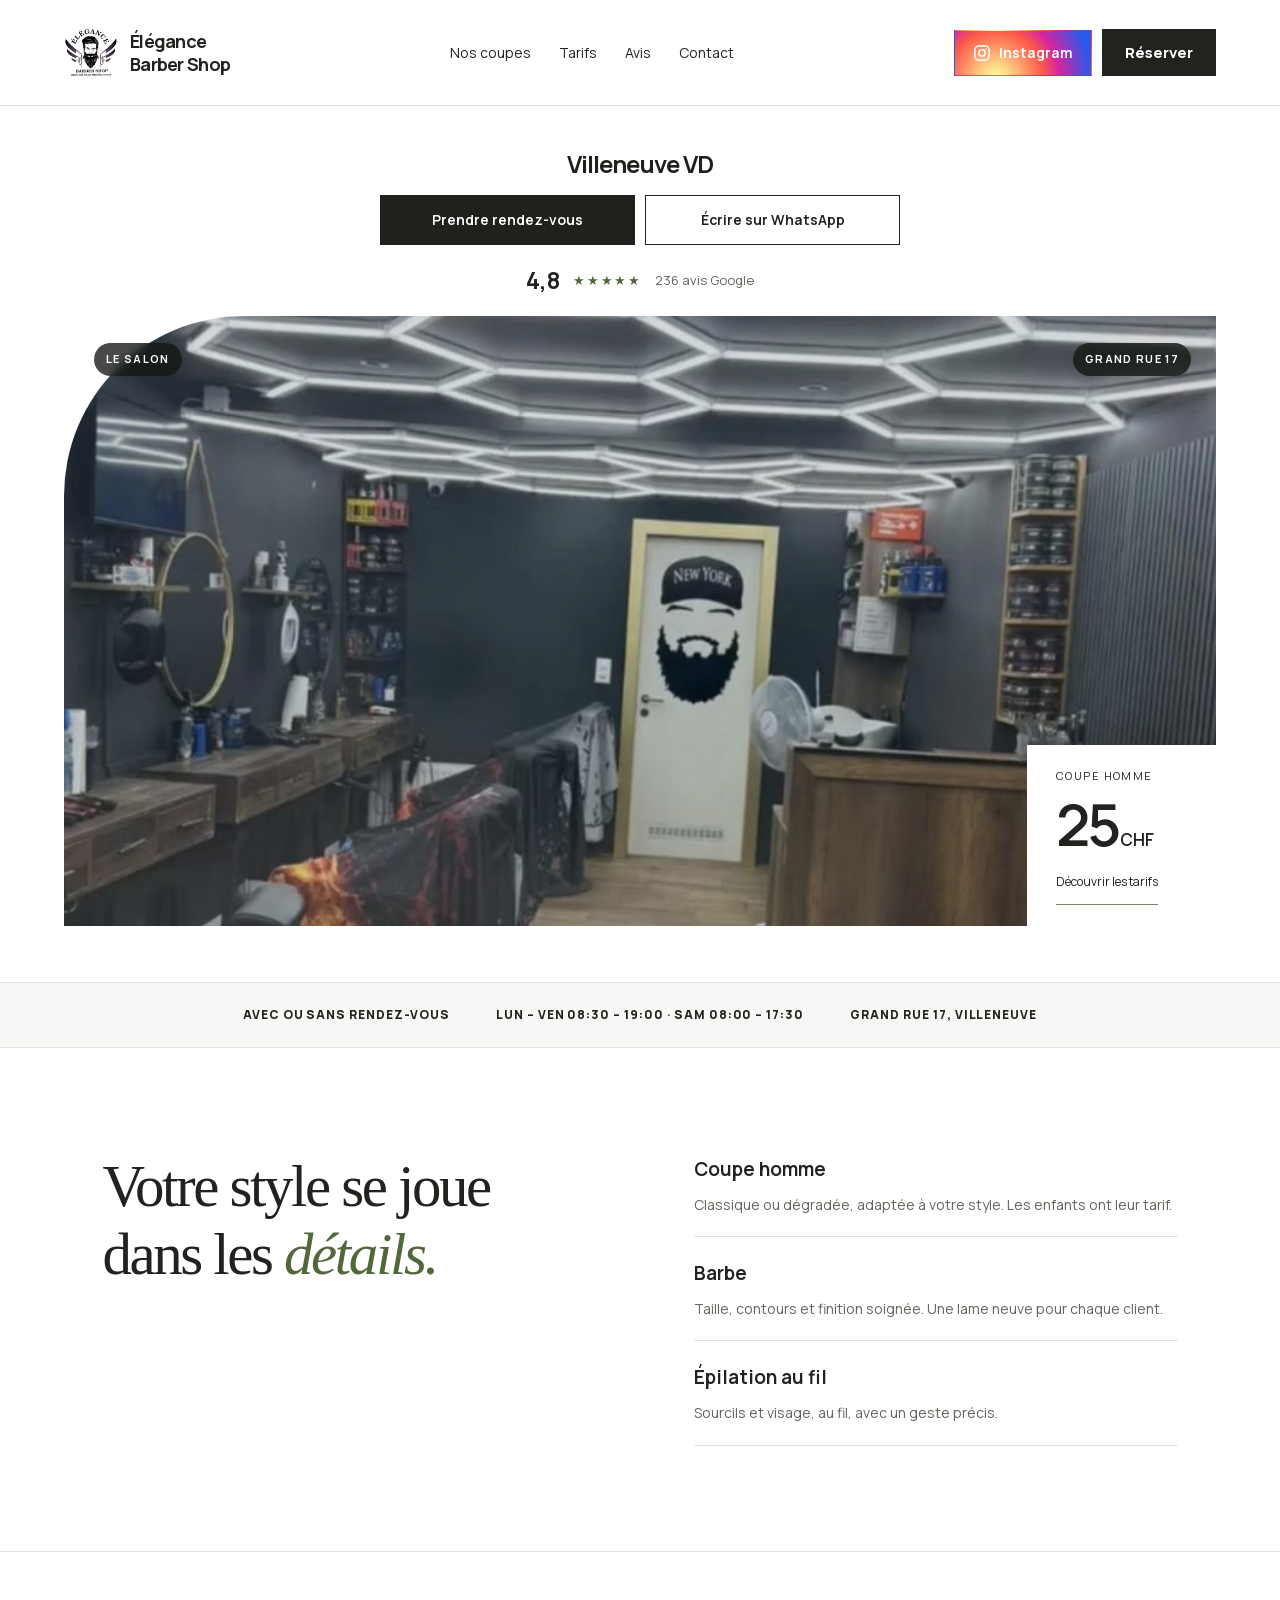
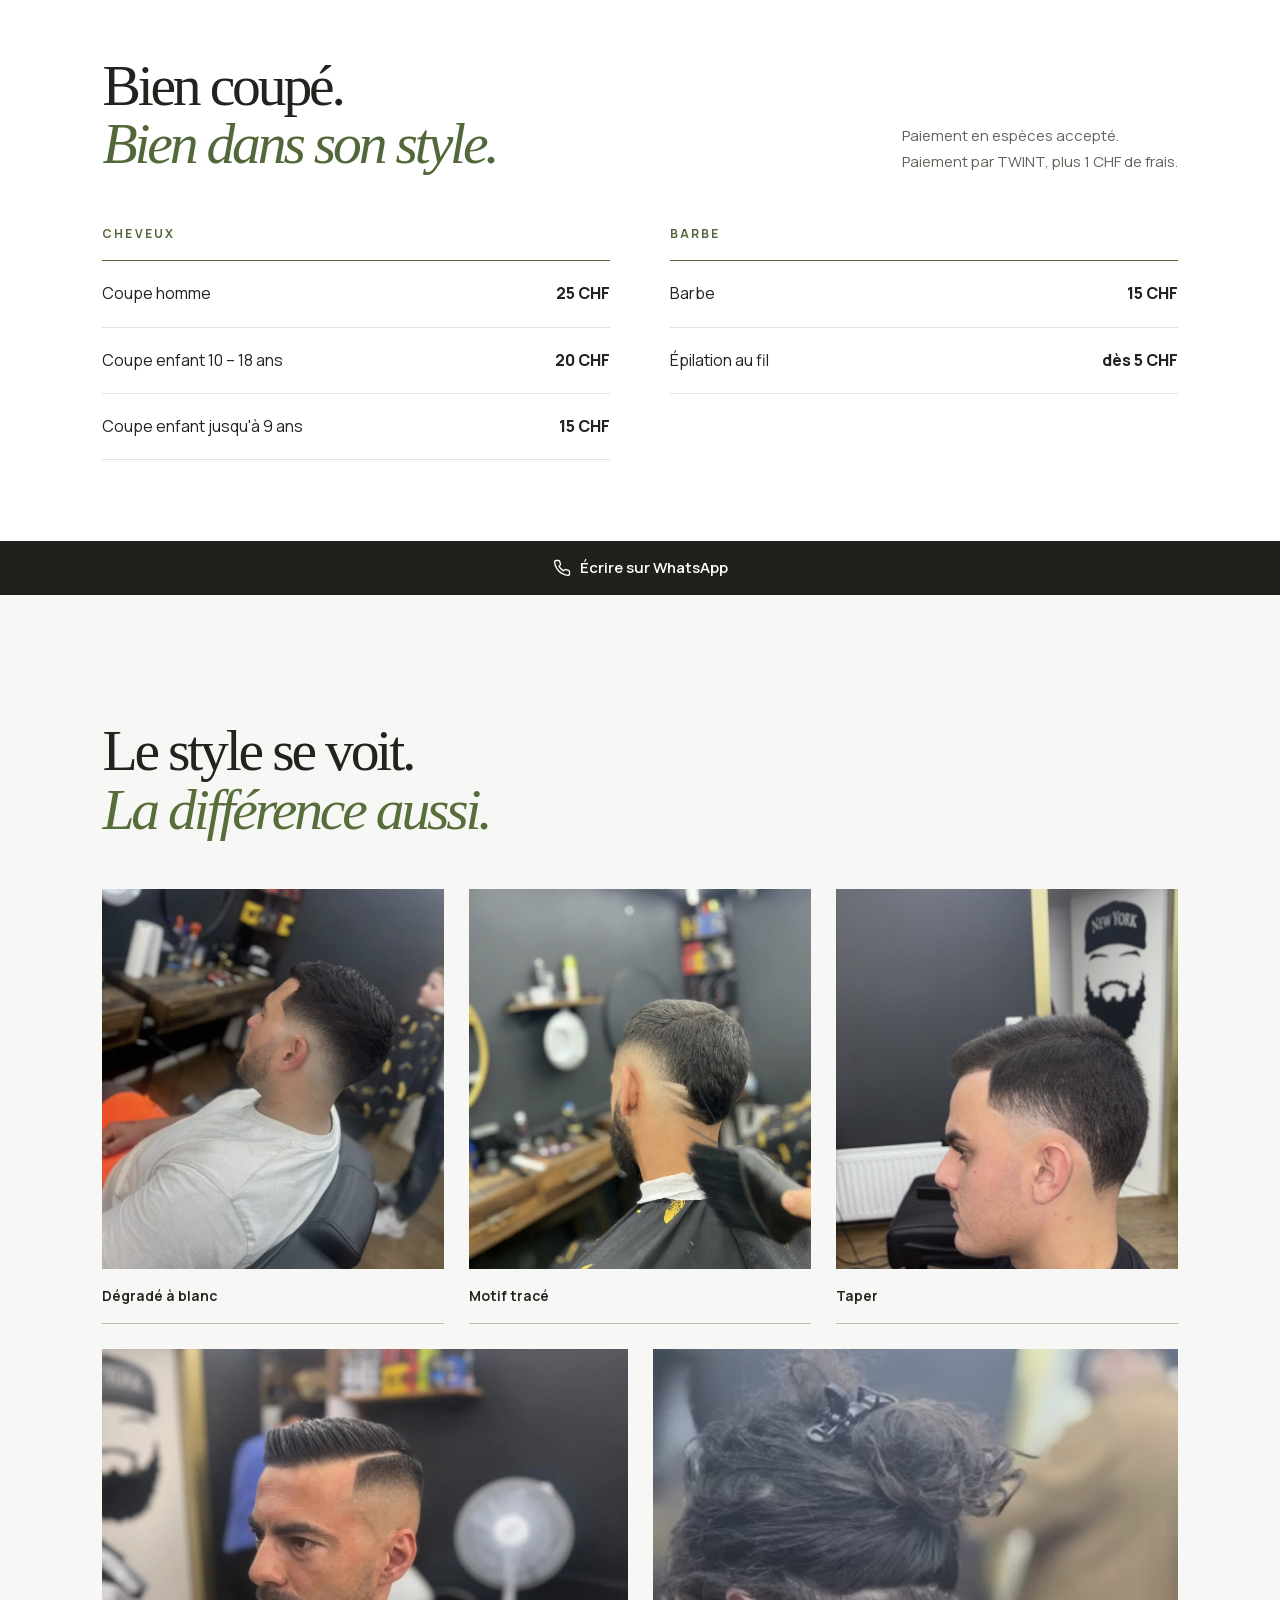
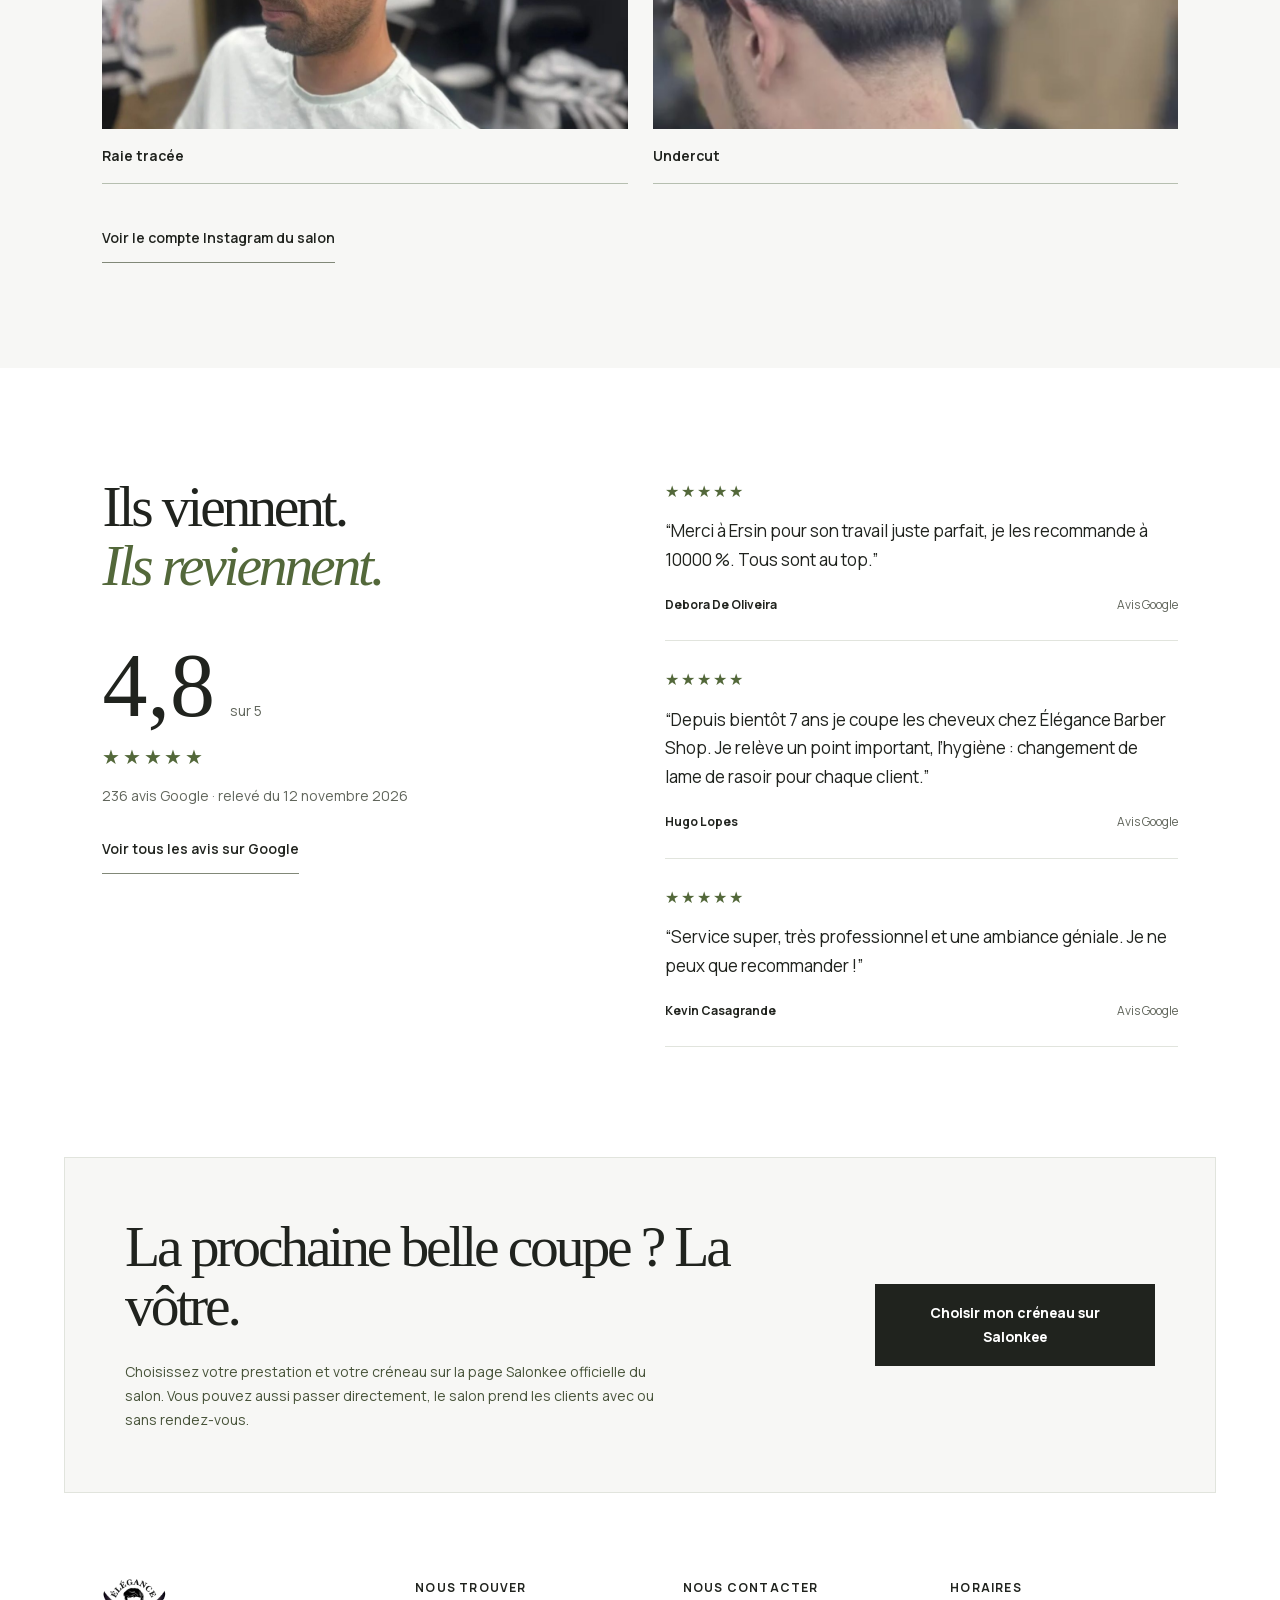
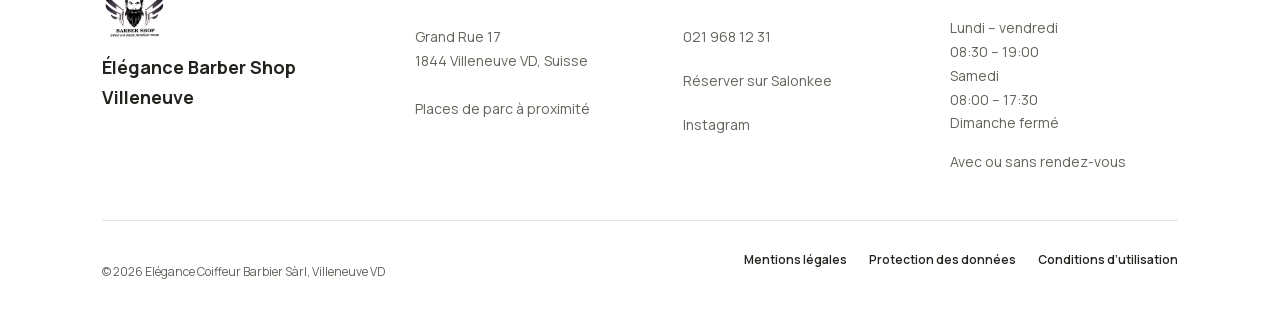
<file: index.html>
<!DOCTYPE html><html lang="fr"><head><meta charSet="utf-8"/><meta name="viewport" content="width=device-width, initial-scale=1"/><link rel="preload" href="images/logo-petit.png" as="image"/><link rel="preload" href="images/salon.jpg" as="image"/><link rel="stylesheet" href="assets/index-BOncuQKG.css" data-rsc-css-href="assets/index-BOncuQKG.css" data-precedence="vite-rsc/importer-resources"/><title>Élégance Barber Shop Villeneuve</title><meta name="description" content="Barbier à Villeneuve VD : coupe homme dès 25 CHF, barbe dès 15 CHF, avec ou sans rendez-vous. Réservez sur Salonkee."/><link rel="icon" href="favicon.ico?v=2" sizes="any"/><link rel="icon" type="image/png" sizes="32x32" href="favicon-32.png?v=2"/><link rel="canonical" href="https://elegancebarbershop.ch/"/>
<meta name="theme-color" content="#ffffff"/>
<link rel="apple-touch-icon" href="apple-touch-icon.png?v=2"/>
<meta property="og:type" content="website"/>
<meta property="og:site_name" content="Élégance Barber Shop Villeneuve"/>
<meta property="og:title" content="Élégance Barber Shop Villeneuve, barbier Grand Rue 17"/>
<meta property="og:description" content="Barbier à Villeneuve VD. Coupe homme 25 CHF, barbe 15 CHF, avec ou sans rendez-vous, du lundi au vendredi de 8 h 30 à 19 h, le samedi de 8 h à 17 h 30."/>
<meta property="og:url" content="https://elegancebarbershop.ch/"/>
<meta property="og:image" content="https://elegancebarbershop.ch/images/salon.jpg"/>
<meta property="og:image:width" content="1785"/>
<meta property="og:image:height" content="1050"/>
<meta property="og:locale" content="fr_CH"/>
<meta name="twitter:card" content="summary_large_image"/>
<meta name="twitter:title" content="Élégance Barber Shop Villeneuve, barbier Grand Rue 17"/>
<meta name="twitter:description" content="Barbier à Villeneuve VD. Coupe homme 25 CHF, barbe 15 CHF, avec ou sans rendez-vous, du lundi au vendredi de 8 h 30 à 19 h, le samedi de 8 h à 17 h 30."/>
<meta name="twitter:image" content="https://elegancebarbershop.ch/images/salon.jpg"/>
<script type="application/ld+json">{"@context":"https://schema.org","@type":"HairSalon","name":"Élégance Barber Shop Villeneuve","description":"Barbier et coiffeur homme à Villeneuve VD. Coupe homme, barbe et épilation au fil, avec ou sans rendez-vous.","image":"https://elegancebarbershop.ch/images/salon.jpg","telephone":"+41219681231","url":"https://elegancebarbershop.ch/","address":{"@type":"PostalAddress","streetAddress":"Grand Rue 17","postalCode":"1844","addressLocality":"Villeneuve","addressRegion":"VD","addressCountry":"CH"},"openingHoursSpecification":[{"@type":"OpeningHoursSpecification","dayOfWeek":["Monday","Tuesday","Wednesday","Thursday","Friday"],"opens":"08:30","closes":"19:00"},{"@type":"OpeningHoursSpecification","dayOfWeek":"Saturday","opens":"08:00","closes":"17:30"}],"priceRange":"5–25 CHF","currenciesAccepted":"CHF","paymentAccepted":"Espèces, TWINT","sameAs":["https://www.instagram.com/elegance_barber_shopvilleneuve","https://www.facebook.com/elegancebarbercoiffure/","https://salonkee.ch/salon/elegance-barber-shop-villeneuve"],"hasOfferCatalog":{"@type":"OfferCatalog","name":"Prestations","itemListElement":[{"@type":"Offer","itemOffered":{"@type":"Service","name":"Coupe homme"},"price":"25","priceCurrency":"CHF"},{"@type":"Offer","itemOffered":{"@type":"Service","name":"Coupe enfant 10 à 18 ans"},"price":"20","priceCurrency":"CHF"},{"@type":"Offer","itemOffered":{"@type":"Service","name":"Coupe enfant jusqu'à 9 ans"},"price":"15","priceCurrency":"CHF"},{"@type":"Offer","itemOffered":{"@type":"Service","name":"Barbe"},"price":"15","priceCurrency":"CHF"},{"@type":"Offer","itemOffered":{"@type":"Service","name":"Épilation au fil"},"price":"5","priceCurrency":"CHF","priceSpecification":{"@type":"PriceSpecification","minPrice":"5","priceCurrency":"CHF"}}]}}</script>
<link rel="stylesheet" href="personnalisations.css"/>
</head><body><main><a class="skip-link" href="#accueil">Aller au contenu</a><header class="site-header"><a class="brand" href="#accueil" aria-label="Élégance Barber Shop Villeneuve, accueil"><img class="brand-logo" src="images/logo-petit.png" alt="" width="400" height="367"/><span>Élégance<br/>Barber Shop</span></a><nav aria-label="Navigation principale"><a href="#realisations">Nos coupes</a><a href="#tarifs">Tarifs</a><a href="#avis">Avis</a><a href="#contact">Contact</a></nav><div class="header-actions"><a class="bouton-insta" href="https://www.instagram.com/elegance_barber_shopvilleneuve" target="_blank" rel="noreferrer" aria-label="Instagram du salon"><svg viewBox="0 0 24 24" width="18" height="18" fill="none" stroke="currentColor" stroke-width="2" stroke-linecap="round" stroke-linejoin="round" aria-hidden="true"><rect x="2.5" y="2.5" width="19" height="19" rx="5.5"/><circle cx="12" cy="12" r="4.3"/><circle cx="17.6" cy="6.4" r="1.1" fill="currentColor" stroke="none"/></svg><span>Instagram</span></a><a class="button button-small" href="https://salonkee.ch/salon/elegance-barber-shop-villeneuve" target="_blank" rel="noreferrer">Réserver</a></div></header><section class="hero" id="accueil"><h1 class="titre-cache">Élégance Barber Shop, barbier et coiffeur homme à Villeneuve</h1><div class="hero-image"><img class="hero-photo-main" src="images/salon.jpg" alt="Le salon Élégance Barber Shop à Villeneuve, plafond lumineux et fauteuils de barbier"/><div class="photo-label"><span class="pastille">LE SALON</span><span class="pastille">GRAND RUE 17</span></div><div class="hero-address"><span>COUPE HOMME</span><strong>25<small> CHF</small></strong><a href="#tarifs">Découvrir les tarifs</a></div></div><a class="rating" href="https://www.google.com/maps/search/?api=1&amp;query=%C3%89l%C3%A9gance%20Barber%20Shop%20Villeneuve%20Grand%20Rue%2017%201844%20Villeneuve" target="_blank" rel="noreferrer" aria-label="Voir les 236 avis Google, note de 4,8 sur 5"><strong>4,8</strong><span class="stars" aria-hidden="true">★★★★★</span><span>236 avis Google</span></a><a class="lieu-villeneuve" href="https://www.google.com/maps/search/?api=1&amp;query=%C3%89l%C3%A9gance%20Barber%20Shop%20Villeneuve%20Grand%20Rue%2017%201844%20Villeneuve" target="_blank" rel="noreferrer" aria-label="Voir l’adresse du salon sur Google Maps">Villeneuve VD</a><div class="duo-boutons"><a class="duo-noir" href="https://salonkee.ch/salon/elegance-barber-shop-villeneuve" target="_blank" rel="noreferrer">Prendre rendez-vous</a><a class="duo-blanc" href="https://wa.me/41782564628?text=Bonjour%2C%20je%20vous%20%C3%A9cris%20depuis%20votre%20site%20internet.%20J%27aimerais%20r%C3%A9server%20un%20rendez-vous%2C%20s%27il%20vous%20pla%C3%AEt.%20Merci%20beaucoup%20et%20belle%20journ%C3%A9e." target="_blank" rel="noreferrer">Écrire sur WhatsApp</a></div></section><div class="info-strip"><span>AVEC OU SANS RENDEZ-VOUS</span><span>LUN – VEN 08:30 – 19:00 · SAM 08:00 – 17:30</span><a href="#contact">GRAND RUE 17, VILLENEUVE</a></div><section class="manifesto"><p>Votre style se joue<br/>dans les <em>détails.</em></p><div class="service-list"><div><span>Coupe homme</span><p>Classique ou dégradée, adaptée à votre style. Les enfants ont leur tarif.</p></div><div><span>Barbe</span><p>Taille, contours et finition soignée. Une lame neuve pour chaque client.</p></div><div><span>Épilation au fil</span><p>Sourcils et visage, au fil, avec un geste précis.</p></div></div></section><section class="prices" id="tarifs" aria-labelledby="prices-title"><div class="section-heading"><h2 id="prices-title">Bien coupé.<br/><em>Bien dans son style.</em></h2><p>Paiement en espèces accepté.<br/>Paiement par TWINT, plus 1 CHF de frais.</p></div><div class="price-grid"><div class="price-group"><h3>Cheveux</h3><dl><div><dt>Coupe homme</dt><dd>25 CHF</dd></div><div><dt>Coupe enfant 10 – 18 ans</dt><dd>20 CHF</dd></div><div><dt>Coupe enfant jusqu'à 9 ans</dt><dd>15 CHF</dd></div></dl></div><div class="price-group"><h3>Barbe</h3><dl><div><dt>Barbe</dt><dd>15 CHF</dd></div><div><dt>Épilation au fil</dt><dd>dès 5 CHF</dd></div></dl></div></div></section><div class="cheval-whatsapp"><a class="bouton-whatsapp" href="https://wa.me/41791049238?text=Bonjour%2C%20je%20vous%20%C3%A9cris%20depuis%20votre%20site%20internet.%20J%27aimerais%20r%C3%A9server%20un%20rendez-vous%2C%20s%27il%20vous%20pla%C3%AEt.%20Merci%20beaucoup%20et%20belle%20journ%C3%A9e." target="_blank" rel="noreferrer"><svg viewBox="0 0 24 24" width="18" height="18" fill="none" stroke="currentColor" stroke-width="1.8" stroke-linecap="round" stroke-linejoin="round" aria-hidden="true"><path d="M22 16.9v3a2 2 0 0 1-2.2 2 19.8 19.8 0 0 1-8.6-3.1 19.5 19.5 0 0 1-6-6A19.8 19.8 0 0 1 2.1 4.2 2 2 0 0 1 4.1 2h3a2 2 0 0 1 2 1.7c.1.9.4 1.8.7 2.7a2 2 0 0 1-.5 2.1L8 9.8a16 16 0 0 0 6 6l1.3-1.3a2 2 0 0 1 2.1-.4c.9.3 1.8.6 2.7.7a2 2 0 0 1 1.7 2z"/></svg><span>Écrire sur WhatsApp</span></a></div><section id="realisations" class="gallery-section" aria-labelledby="gallery-title"><div class="section-heading"><h2 id="gallery-title">Le style se voit.<br/><em>La différence aussi.</em></h2></div><div class="gallery galerie-cinq"><figure class="gallery-item gallery-1"><a href="https://www.instagram.com/elegance_barber_shopvilleneuve" target="_blank" rel="noreferrer" aria-label="Voir sur Instagram, Dégradé à blanc avec barbe taillée"><img src="images/coupe-01.jpg" alt="Dégradé à blanc avec barbe taillée, Élégance Barber Shop Villeneuve" loading="lazy"/></a><figcaption><span>Dégradé à blanc</span></figcaption></figure><figure class="gallery-item gallery-2"><a href="https://www.instagram.com/elegance_barber_shopvilleneuve" target="_blank" rel="noreferrer" aria-label="Voir sur Instagram, Dégradé avec motif tracé à la tondeuse"><img src="images/coupe-02.jpg" alt="Dégradé avec motif tracé à la tondeuse, Élégance Barber Shop Villeneuve" loading="lazy"/></a><figcaption><span>Motif tracé</span></figcaption></figure><figure class="gallery-item gallery-3"><a href="https://www.instagram.com/elegance_barber_shopvilleneuve" target="_blank" rel="noreferrer" class="fondu" aria-label="Voir sur Instagram, deux coupes taper"><img src="images/coupe-03.jpg" alt="Coupe texturée avec taper sur la nuque, Élégance Barber Shop Villeneuve" loading="lazy"/><img class="fondu-2" src="images/coupe-06.jpg" alt="Coupe courte avec taper bas, vue de profil, Élégance Barber Shop Villeneuve" loading="lazy"/></a><figcaption><span>Taper</span></figcaption></figure><figure class="gallery-item gallery-4"><a href="https://www.instagram.com/elegance_barber_shopvilleneuve" target="_blank" rel="noreferrer" aria-label="Voir sur Instagram, Coupe plaquée avec raie tracée et dégradé"><img src="images/coupe-04.jpg" alt="Coupe plaquée avec raie tracée et dégradé, Élégance Barber Shop Villeneuve" loading="lazy"/></a><figcaption><span>Raie tracée</span></figcaption></figure><figure class="gallery-item gallery-5"><a href="https://www.instagram.com/elegance_barber_shopvilleneuve" target="_blank" rel="noreferrer" aria-label="Voir sur Instagram, Cheveux longs attachés avec undercut net"><img src="images/coupe-05.jpg" alt="Cheveux longs attachés avec undercut net, Élégance Barber Shop Villeneuve" loading="lazy"/></a><figcaption><span>Undercut</span></figcaption></figure></div><a class="text-link gallery-link" href="https://www.instagram.com/elegance_barber_shopvilleneuve" target="_blank" rel="noreferrer">Voir le compte Instagram du salon</a></section><section class="reviews" id="avis"><div class="review-summary"><h2>Ils viennent.<br/><em>Ils reviennent.</em></h2><div class="score"><strong>4,8</strong><span>sur 5</span></div><div class="stars large" aria-label="4,8 étoiles sur 5">★★★★★</div><p>236 avis Google · relevé du 12 novembre 2026</p><a class="text-link" href="https://www.google.com/maps/search/?api=1&amp;query=%C3%89l%C3%A9gance%20Barber%20Shop%20Villeneuve%20Grand%20Rue%2017%201844%20Villeneuve" target="_blank" rel="noreferrer">Voir tous les avis sur Google</a></div><div class="review-list"><blockquote><div class="stars" aria-hidden="true">★★★★★</div><p>“<!-- -->Merci à Ersin pour son travail juste parfait, je les recommande à 10000 %. Tous sont au top.<!-- -->”</p><footer><strong>Debora De Oliveira</strong><span>Avis Google</span></footer></blockquote><blockquote><div class="stars" aria-hidden="true">★★★★★</div><p>“<!-- -->Depuis bientôt 7 ans je coupe les cheveux chez Élégance Barber Shop. Je relève un point important, l’hygiène : changement de lame de rasoir pour chaque client.<!-- -->”</p><footer><strong>Hugo Lopes</strong><span>Avis Google</span></footer></blockquote><blockquote><div class="stars" aria-hidden="true">★★★★★</div><p>“<!-- -->Service super, très professionnel et une ambiance géniale. Je ne peux que recommander !<!-- -->”</p><footer><strong>Kevin Casagrande</strong><span>Avis Google</span></footer></blockquote></div></section><section class="booking"><div><h2>La prochaine belle coupe ? La vôtre.</h2><p>Choisissez votre prestation et votre créneau sur la page Salonkee officielle du salon. Vous pouvez aussi passer directement, le salon prend les clients avec ou sans rendez-vous.</p></div><a class="button button-light" href="https://salonkee.ch/salon/elegance-barber-shop-villeneuve" target="_blank" rel="noreferrer">Choisir mon créneau sur Salonkee</a></section><footer id="contact"><div class="footer-brand"><img src="images/logo-petit.png" alt="" width="400" height="367"/><strong>Élégance Barber Shop<br/>Villeneuve</strong></div><div><h3>Nous trouver</h3><a href="https://www.google.com/maps/search/?api=1&amp;query=%C3%89l%C3%A9gance%20Barber%20Shop%20Villeneuve%20Grand%20Rue%2017%201844%20Villeneuve" target="_blank" rel="noreferrer">Grand Rue 17<br/>1844 Villeneuve VD, Suisse</a><p>Places de parc à proximité</p></div><div><h3>Nous contacter</h3><a href="tel:+41219681231">021 968 12 31</a><a href="https://salonkee.ch/salon/elegance-barber-shop-villeneuve" target="_blank" rel="noreferrer">Réserver sur Salonkee</a><a href="https://www.instagram.com/elegance_barber_shopvilleneuve" target="_blank" rel="noreferrer">Instagram</a></div><div><h3>Horaires</h3><p>Lundi – vendredi<br/>08:30 – 19:00<br/>Samedi<br/>08:00 – 17:30<br/>Dimanche fermé</p><p>Avec ou sans rendez-vous</p></div><div class="footer-legal"><p>© 2026 Elégance Coiffeur Barbier Sàrl, Villeneuve VD</p><nav aria-label="Informations légales"><a href="mentions-legales.html">Mentions légales</a><a href="mentions-legales.html#donnees">Protection des données</a><a href="mentions-legales.html#conditions">Conditions d’utilisation</a></nav></div></footer><a class="mobile-booking" href="https://salonkee.ch/salon/elegance-barber-shop-villeneuve" target="_blank" rel="noreferrer">Réserver sur Salonkee</a></main><script>
/* Pastille « Ouvert » ou « Fermé ». L'heure prise en compte est celle du salon,
   Europe/Zurich, pour qu'un visiteur en voyage voie l'état réel de la boutique.
   Horaires, du lundi au vendredi de 08:30 à 19:00, le samedi de 08:00 à 17:30, dimanche fermé.
   Sans JavaScript la pastille reste cachée, mieux vaut rien qu'une information fausse. */
(function () {
  var pastille = document.getElementById('statut-salon');
  if (!pastille) return;
  /* Lundi à vendredi 08:30 à 19:00, samedi 08:00 à 17:30. */
  var SEMAINE = { ouverture: 8 * 60 + 30, fermeture: 19 * 60 };
  var SAMEDI = { ouverture: 8 * 60, fermeture: 17 * 60 + 30 };

  function maintenantAuSalon() {
    var parts = new Intl.DateTimeFormat('en-US', {
      timeZone: 'Europe/Zurich', weekday: 'short',
      hour: '2-digit', minute: '2-digit', hourCycle: 'h23'
    }).formatToParts(new Date());
    var v = {};
    parts.forEach(function (p) { v[p.type] = p.value; });
    return { jour: v.weekday, minutes: parseInt(v.hour, 10) * 60 + parseInt(v.minute, 10) };
  }

  function majuscule() {
    var t = maintenantAuSalon();
    var h = t.jour === 'Sat' ? SAMEDI : SEMAINE;
    var ouvert = t.jour !== 'Sun' && t.minutes >= h.ouverture && t.minutes < h.fermeture;
    pastille.textContent = ouvert ? 'Ouvert' : 'Fermé';
    pastille.className = 'statut ' + (ouvert ? 'est-ouvert' : 'est-ferme');
    pastille.setAttribute('title', ouvert
      ? (t.jour === 'Sat' ? 'Ouvert jusqu\u2019à 17 h 30' : 'Ouvert jusqu\u2019à 19 h')
      : 'Lundi au vendredi dès 8 h 30, samedi dès 8 h');
    pastille.hidden = false;
  }

  majuscule();
  setInterval(majuscule, 60000);
})();
</script>
<script>/* Toujours revenir en haut au rafraîchissement */if('scrollRestoration' in history)history.scrollRestoration='manual';window.addEventListener('load',function(){if(location.hash)history.replaceState(null,'',location.pathname+location.search);window.scrollTo(0,0);});</script></body></html>
</file>
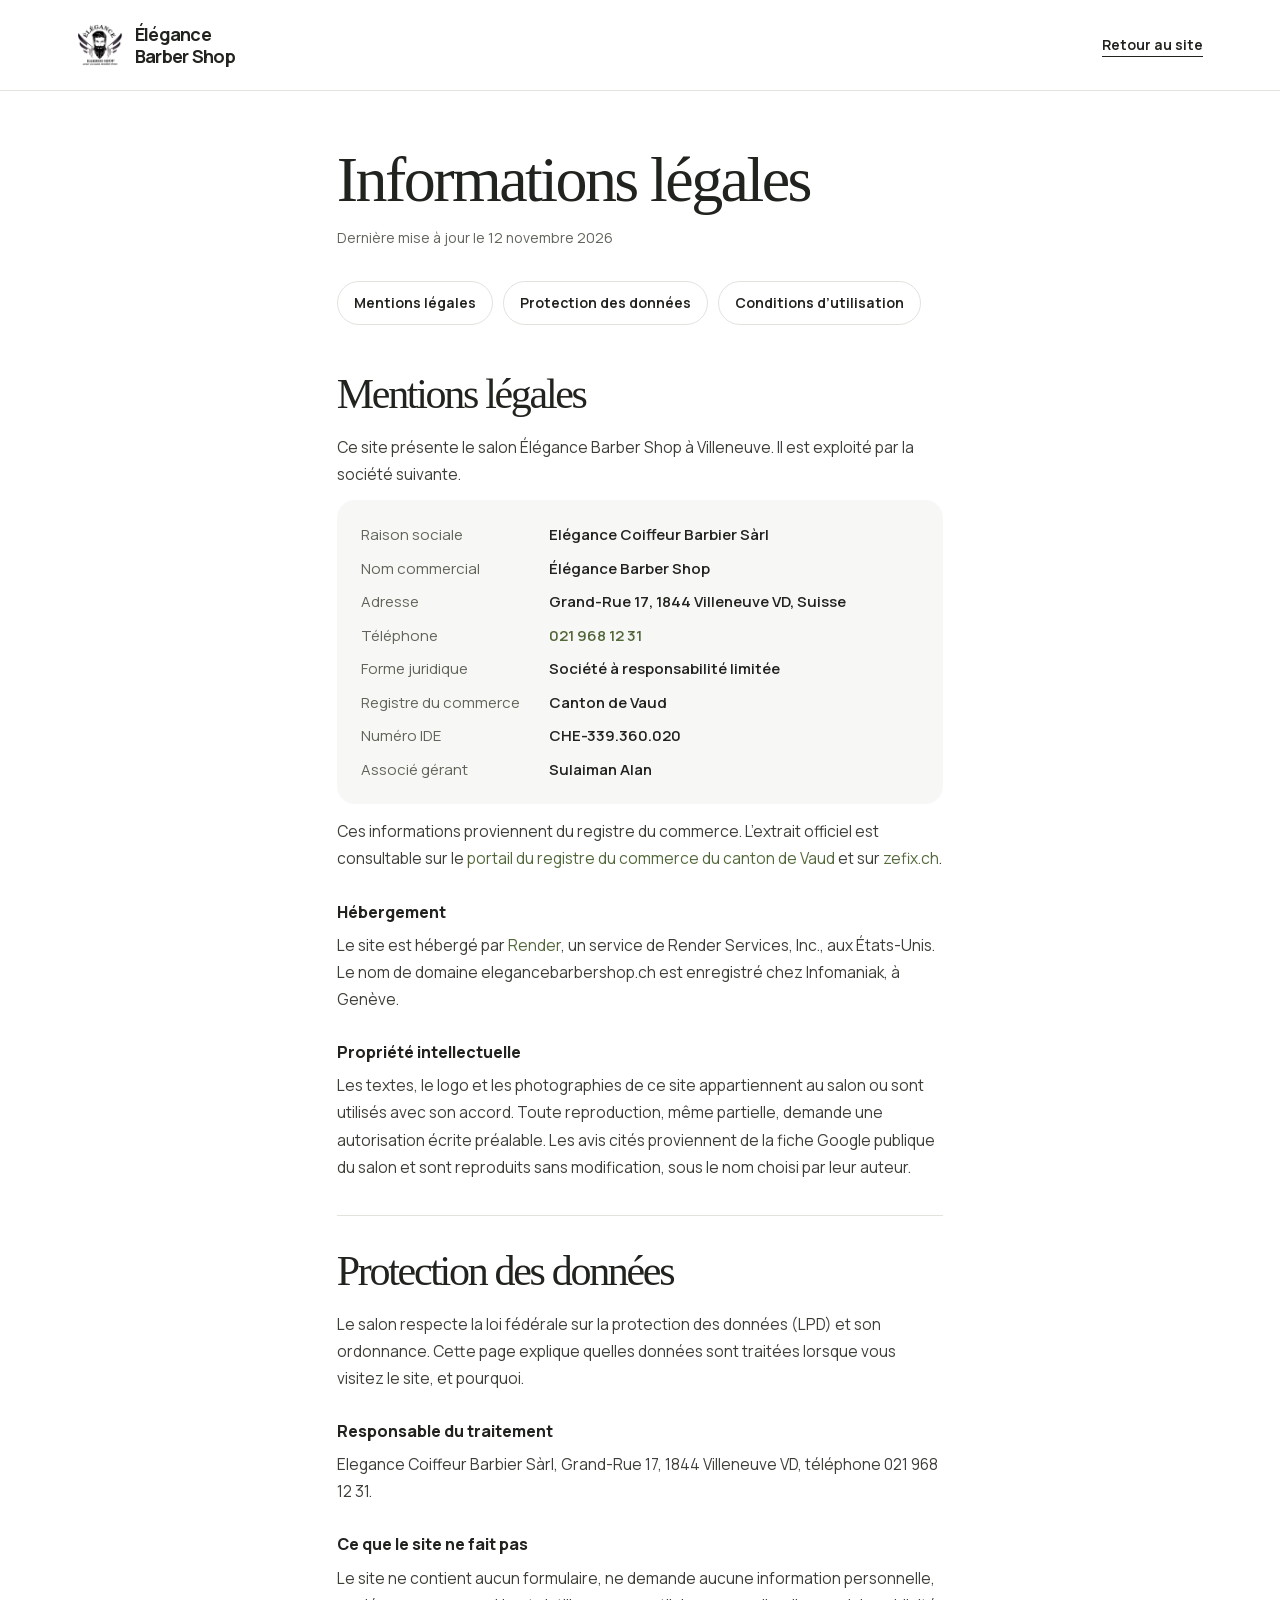
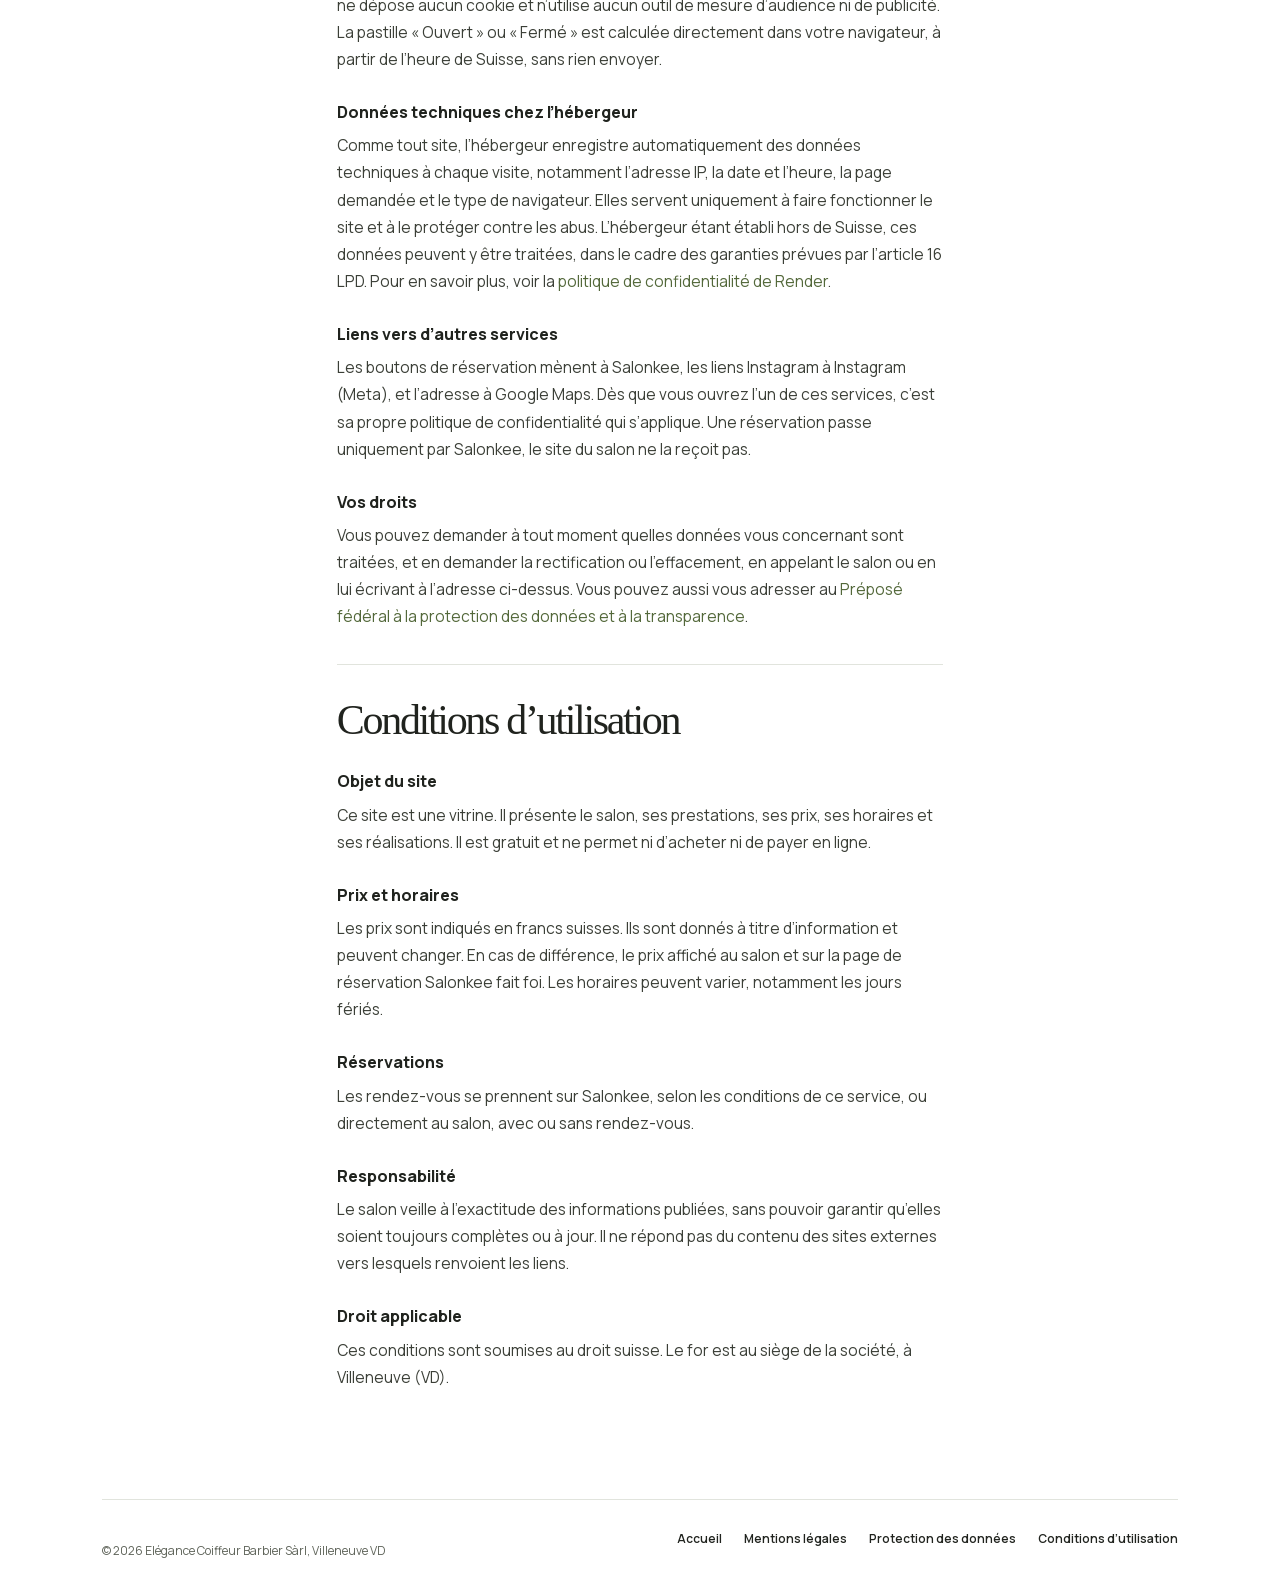
<file: mentions-legales.html>
<!DOCTYPE html>
<html lang="fr-CH">
<head>
<meta charset="utf-8"/>
<meta name="viewport" content="width=device-width, initial-scale=1"/>
<title>Mentions légales, protection des données et conditions | Élégance Barber Shop Villeneuve</title>
<meta name="description" content="Mentions légales, protection des données et conditions d’utilisation du site d’Élégance Barber Shop, Elégance Coiffeur Barbier Sàrl, Grand-Rue 17, 1844 Villeneuve VD."/>
<meta name="robots" content="noindex, follow"/>
<link rel="canonical" href="https://elegancebarbershop.ch/mentions-legales.html"/>
<link rel="icon" href="favicon.ico?v=2" sizes="any"/><link rel="icon" type="image/png" sizes="32x32" href="favicon-32.png?v=2"/>
<link rel="apple-touch-icon" href="apple-touch-icon.png?v=2"/>
<link rel="stylesheet" href="assets/index-BOncuQKG.css"/>
<link rel="stylesheet" href="personnalisations.css"/>
<style>
  .legal-header { display: flex; justify-content: space-between; align-items: center; gap: 16px; padding: 22px 6%;
    border-bottom: 1px solid var(--line); }
  .legal-header .brand { display: flex; align-items: center; gap: 12px; color: var(--ink); text-decoration: none; font-weight: 700; line-height: 1.2; }
  .legal-header .brand img { width: 46px; height: 46px; object-fit: contain; }
  .legal-header .retour { color: var(--ink); font-weight: 650; font-size: 14px; text-decoration: none; border-bottom: 1px solid currentColor; }
  .legal { max-width: 760px; margin: 0 auto; padding: 56px 6% 90px; }
  .legal h1 { font-family: Georgia, "Times New Roman", serif; font-weight: 400; letter-spacing: -0.04em; line-height: 1.02;
    font-size: clamp(40px, 7vw, 64px); margin: 0 0 14px; }
  .legal .maj { color: var(--muted); font-size: 14px; margin: 0 0 30px; }
  .legal .sommaire { display: flex; flex-wrap: wrap; gap: 10px; margin: 0 0 48px; padding: 0; list-style: none; }
  .legal .sommaire a { display: inline-block; padding: 9px 16px; border: 1px solid var(--line); border-radius: 999px; color: var(--ink);
    text-decoration: none; font-size: 14px; font-weight: 650; }
  .legal .sommaire a:hover { border-color: var(--accent); color: var(--accent); }
  .legal section { padding-top: 34px; margin-top: 34px; border-top: 1px solid var(--line); scroll-margin-top: 20px; }
  .legal section:first-of-type { border-top: 0; margin-top: 0; padding-top: 0; }
  .legal h2 { font-size: clamp(30px, 4.6vw, 42px); max-width: none; margin: 0 0 18px; }
  .legal h3 { font-size: 16px; font-weight: 750; margin: 26px 0 6px; letter-spacing: 0; }
  .legal p, .legal li { color: #3b3f37; font-size: 15.5px; line-height: 1.75; }
  .legal p { margin: 0 0 12px; }
  .legal ul { margin: 0 0 12px; padding-left: 20px; }
  .legal a { color: var(--accent); }
  .legal .fiche { background: var(--surface); border-radius: 18px; padding: 22px 24px; margin: 6px 0 14px; }
  .legal .fiche dl { margin: 0; display: grid; grid-template-columns: 170px 1fr; gap: 8px 18px; font-size: 15px; }
  .legal .fiche dt { color: var(--muted); }
  .legal .fiche dd { margin: 0; color: var(--ink); font-weight: 600; }
  @media (max-width: 560px) { .legal .fiche dl { grid-template-columns: 1fr; gap: 2px; } .legal .fiche dd { margin-bottom: 10px; } }
</style>
</head>
<body>
<header class="legal-header">
  <a class="brand" href="./"><img src="images/logo-petit.png" alt="" width="400" height="367"/><span>Élégance<br/>Barber Shop</span></a>
  <a class="retour" href="./">Retour au site</a>
</header>

<main class="legal">
  <h1>Informations légales</h1>
  <p class="maj">Dernière mise à jour le 12 novembre 2026</p>
  <ul class="sommaire">
    <li><a href="#mentions">Mentions légales</a></li>
    <li><a href="#donnees">Protection des données</a></li>
    <li><a href="#conditions">Conditions d’utilisation</a></li>
  </ul>

  <section id="mentions">
    <h2>Mentions légales</h2>
    <p>Ce site présente le salon Élégance Barber Shop à Villeneuve. Il est exploité par la société suivante.</p>
    <div class="fiche">
      <dl>
        <dt>Raison sociale</dt><dd>Elégance Coiffeur Barbier Sàrl</dd>
        <dt>Nom commercial</dt><dd>Élégance Barber Shop</dd>
        <dt>Adresse</dt><dd>Grand-Rue 17, 1844 Villeneuve VD, Suisse</dd>
        <dt>Téléphone</dt><dd><a href="tel:+41219681231">021 968 12 31</a></dd>
        <dt>Forme juridique</dt><dd>Société à responsabilité limitée</dd>
        <dt>Registre du commerce</dt><dd>Canton de Vaud</dd>
        <dt>Numéro IDE</dt><dd>CHE-339.360.020</dd>
        <dt>Associé gérant</dt><dd>Sulaiman Alan</dd>
      </dl>
    </div>
    <p>Ces informations proviennent du registre du commerce. L’extrait officiel est consultable sur le
      <a href="https://prestations.vd.ch/pub/101266/extract?lang=FR&amp;companyOfsUid=CHE-339.360.020" target="_blank" rel="noreferrer">portail du registre du commerce du canton de Vaud</a>
      et sur <a href="https://www.zefix.ch/fr/search/entity/list/firm/1560309" target="_blank" rel="noreferrer">zefix.ch</a>.</p>

    <h3>Hébergement</h3>
    <p>Le site est hébergé par <a href="https://render.com" target="_blank" rel="noreferrer">Render</a>, un service de Render Services, Inc., aux États-Unis. Le nom de domaine elegancebarbershop.ch est enregistré chez Infomaniak, à Genève.</p>

    <h3>Propriété intellectuelle</h3>
    <p>Les textes, le logo et les photographies de ce site appartiennent au salon ou sont utilisés avec son accord. Toute reproduction,
      même partielle, demande une autorisation écrite préalable. Les avis cités proviennent de la fiche Google publique du salon et sont
      reproduits sans modification, sous le nom choisi par leur auteur.</p>
  </section>

  <section id="donnees">
    <h2>Protection des données</h2>
    <p>Le salon respecte la loi fédérale sur la protection des données (LPD) et son ordonnance. Cette page explique quelles données
      sont traitées lorsque vous visitez le site, et pourquoi.</p>

    <h3>Responsable du traitement</h3>
    <p>Elegance Coiffeur Barbier Sàrl, Grand-Rue 17, 1844 Villeneuve VD, téléphone 021 968 12 31.</p>

    <h3>Ce que le site ne fait pas</h3>
    <p>Le site ne contient aucun formulaire, ne demande aucune information personnelle, ne dépose aucun cookie et n’utilise aucun outil
      de mesure d’audience ni de publicité. La pastille « Ouvert » ou « Fermé » est calculée directement dans votre navigateur, à partir
      de l’heure de Suisse, sans rien envoyer.</p>

    <h3>Données techniques chez l’hébergeur</h3>
    <p>Comme tout site, l’hébergeur enregistre automatiquement des données techniques à chaque visite, notamment l’adresse IP, la date
      et l’heure, la page demandée et le type de navigateur. Elles servent uniquement à faire fonctionner le site et à le protéger contre
      les abus. L’hébergeur étant établi hors de Suisse, ces données peuvent y être traitées, dans le cadre des garanties prévues par
      l’article 16 LPD. Pour en savoir plus, voir la
      <a href="https://render.com/privacy" target="_blank" rel="noreferrer">politique de confidentialité de Render</a>.</p>

    <h3>Liens vers d’autres services</h3>
    <p>Les boutons de réservation mènent à Salonkee, les liens Instagram à Instagram (Meta), et l’adresse à Google Maps. Dès que vous
      ouvrez l’un de ces services, c’est sa propre politique de confidentialité qui s’applique. Une réservation passe uniquement par
      Salonkee, le site du salon ne la reçoit pas.</p>

    <h3>Vos droits</h3>
    <p>Vous pouvez demander à tout moment quelles données vous concernant sont traitées, et en demander la rectification ou l’effacement,
      en appelant le salon ou en lui écrivant à l’adresse ci-dessus. Vous pouvez aussi vous adresser au
      <a href="https://www.edoeb.admin.ch/fr" target="_blank" rel="noreferrer">Préposé fédéral à la protection des données et à la transparence</a>.</p>
  </section>

  <section id="conditions">
    <h2>Conditions d’utilisation</h2>
    <h3>Objet du site</h3>
    <p>Ce site est une vitrine. Il présente le salon, ses prestations, ses prix, ses horaires et ses réalisations. Il est gratuit et ne
      permet ni d’acheter ni de payer en ligne.</p>

    <h3>Prix et horaires</h3>
    <p>Les prix sont indiqués en francs suisses. Ils sont donnés à titre d’information et peuvent changer. En cas de différence, le prix
      affiché au salon et sur la page de réservation Salonkee fait foi. Les horaires peuvent varier, notamment les jours fériés.</p>

    <h3>Réservations</h3>
    <p>Les rendez-vous se prennent sur Salonkee, selon les conditions de ce service, ou directement au salon, avec ou sans rendez-vous.</p>

    <h3>Responsabilité</h3>
    <p>Le salon veille à l’exactitude des informations publiées, sans pouvoir garantir qu’elles soient toujours complètes ou à jour. Il ne
      répond pas du contenu des sites externes vers lesquels renvoient les liens.</p>

    <h3>Droit applicable</h3>
    <p>Ces conditions sont soumises au droit suisse. Le for est au siège de la société, à Villeneuve (VD).</p>
  </section>
</main>

<footer id="contact">
  <div class="footer-legal">
    <p>© 2026 Elégance Coiffeur Barbier Sàrl, Villeneuve VD</p>
    <nav aria-label="Informations légales"><a href="./">Accueil</a><a href="#mentions">Mentions légales</a><a href="#donnees">Protection des données</a><a href="#conditions">Conditions d’utilisation</a></nav>
  </div>
</footer>
</body>
</html>
</file>
<file: assets/index-BOncuQKG.css>
@font-face{font-family:Manrope;src:url(../polices/manrope-81401990.woff2)format("woff2");font-weight:200 800;font-display:swap}:root{--bg:#fff;--surface:#f7f7f5;--ink:#20231e;--muted:#60655b;--accent:#53683a;--line:#e1e4dd;--lightningcss-light:initial;--lightningcss-dark: ;color-scheme:light}*{box-sizing:border-box}html{scroll-behavior:smooth;scroll-padding-top:100px}body{background:var(--bg);color:var(--ink);margin:0;font:16px/1.7 Manrope,Arial,sans-serif}a{color:inherit;text-decoration:none}button,a{-webkit-tap-highlight-color:transparent}a:focus-visible{outline:3px solid var(--accent);outline-offset:6px}img{object-fit:cover;width:100%;display:block}h1,h2,h3,p,figure,blockquote,dl,dd{margin:0}h1,h2{letter-spacing:-.055em;font-family:Georgia,Times New Roman,serif;font-weight:400;line-height:1.02}em{color:var(--accent);font-weight:400}.site-header{border-bottom:1px solid var(--line);justify-content:space-between;align-items:center;gap:30px;height:106px;padding:0 5%;display:flex}.brand{align-items:center;gap:12px;display:flex}.brand-logo{object-fit:contain;width:54px;height:52px}.brand span{letter-spacing:-.04em;font-size:18px;font-weight:700;line-height:1.25}.site-header nav{gap:28px;font-size:14px;display:flex}.site-header nav a:hover,.text-link:hover{color:var(--accent)}.button{background:var(--ink);color:#fff;justify-content:center;align-items:center;gap:18px;min-height:54px;padding:17px 25px;font-size:15px;font-weight:750;transition:background .2s,transform .2s;display:inline-flex}.button:hover{background:#3e4e2d;transform:translateY(-2px)}.button-small{min-height:46px;padding:11px 23px}.hero{grid-template-columns:1.03fr 1fr;gap:4%;max-width:1600px;min-height:700px;margin:auto;padding:44px 5% 56px;display:grid}.hero-copy{align-self:center;padding:20px 0}.eyebrow{letter-spacing:.16em;color:var(--accent);margin-bottom:30px;font-size:12px;font-weight:700;display:block}h1{font-size:clamp(58px,6.25vw,102px)}.hero-copy>p{max-width:440px;color:var(--muted);margin:28px 0}.hero-actions{flex-wrap:wrap;align-items:center;gap:25px;display:flex}.text-link{border-bottom:1px solid #818878;padding-bottom:5px;font-size:14px;font-weight:600}.rating{color:var(--muted);align-items:center;gap:13px;margin-top:35px;font-size:13px;display:flex}.rating strong{color:var(--ink);font-size:23px}.stars{color:var(--accent);letter-spacing:.13em}.hero-image{min-height:610px;position:relative}.hero-photo-main{object-position:45% 64%;filter:brightness(.85);border-radius:180px 0 0;height:100%;position:absolute}.photo-label{color:#fff;letter-spacing:.12em;text-shadow:0 1px 5px #000;justify-content:space-between;font-size:11px;display:flex;position:absolute;top:27px;left:30px;right:25px}.hero-address{color:var(--ink);background:#fff;width:190px;padding:22px 29px;position:absolute;bottom:-1px;right:-1px}.hero-address>span{letter-spacing:.13em;font-size:11px;display:block}.hero-address strong{letter-spacing:-.06em;font-size:58px;font-weight:600;line-height:1.3;display:block}.hero-address small{letter-spacing:0;font-size:17px}.hero-address a{border-bottom:1px solid #778761;font-size:12px}.info-strip{background:var(--surface);border-block:1px solid var(--line);color:var(--ink);letter-spacing:.08em;justify-content:space-between;gap:20px;padding:22px 5%;font-size:12px;font-weight:800;display:flex}.manifesto{border-bottom:1px solid var(--line);grid-template-columns:1fr 1fr;gap:10%;padding:105px 8%;display:grid}.manifesto>p{letter-spacing:-.04em;font-family:Georgia,serif;font-size:clamp(38px,4.6vw,68px);line-height:1.15}.service-list>div{border-bottom:1px solid var(--line);padding:20px 0}.service-list>div:first-child{padding-top:0}.service-list span{font-size:19px;font-weight:650}.service-list p{color:var(--muted);margin-top:7px;font-size:14px}.prices,.gallery-section{padding:105px 8%}.section-heading{justify-content:space-between;align-items:end;gap:50px;margin-bottom:50px;display:flex}h2{font-size:clamp(40px,4.5vw,66px)}.section-heading>p{max-width:340px;color:var(--muted);font-size:15px}.price-grid{grid-template-columns:1fr 1fr;gap:60px;display:grid}.price-group h3{text-transform:uppercase;letter-spacing:.17em;color:var(--accent);border-bottom:1px solid var(--accent);padding-bottom:16px;font-size:12px}.price-group dl>div{border-bottom:1px solid var(--line);justify-content:space-between;gap:15px;padding:19px 0;font-size:16px;display:flex}.price-group dd{white-space:nowrap;font-weight:750}.price-note{color:var(--muted);margin-top:28px;font-size:12px}.gallery-section{background:var(--surface);color:var(--ink)}.gallery-section em{color:#586e3a}.gallery-section .section-heading p{color:#54604e}.gallery{grid-template-columns:1fr 1fr 1fr;gap:25px;display:grid}.gallery-item img{object-position:center;height:380px;transition:transform .5s}.gallery-item>a{display:block;overflow:hidden}.gallery-item a:hover img{transform:scale(1.04)}.gallery-2{padding-top:55px}.gallery-3{padding-top:110px}.gallery-item figcaption{border-bottom:1px solid #b6bfb0;justify-content:space-between;padding:15px 0;font-size:14px;font-weight:650;display:flex}.gallery-link{margin-top:35px;display:inline-block}.gallery-link:hover{color:#516332}.reviews{grid-template-columns:1fr 1.1fr;gap:9%;padding:110px 8%;display:grid}.score{align-items:baseline;gap:15px;margin-top:36px;display:flex}.score strong{font-family:Georgia,serif;font-size:90px;font-weight:400;line-height:1.2}.score span,.review-summary>p{color:var(--muted);font-size:14px}.large{font-size:20px}.review-summary>p{margin:10px 0 23px}.review-list blockquote{border-bottom:1px solid var(--line);padding:25px 0}.review-list blockquote:first-child{padding-top:0}.review-list blockquote>p{margin:12px 0 20px;font-size:17px}.review-list footer{color:var(--muted);justify-content:space-between;gap:15px;font-size:12px;display:flex}.review-list footer strong{color:var(--ink)}.booking{background:var(--surface);border:1px solid var(--line);color:var(--ink);justify-content:space-between;align-items:center;gap:55px;margin:0 5% 85px;padding:60px;display:flex}.booking h2{max-width:640px}.booking p{color:#465238;max-width:560px;margin-top:25px;font-size:14px}.button-light{background:var(--ink);color:#fff;flex-shrink:0;font-size:14px}.button-light:hover{background:#35472b}.booking .button{text-align:center;max-width:280px}#contact{color:var(--muted);grid-template-columns:1.2fr 1fr 1fr 1fr;gap:40px;padding:0 8% 28px;font-size:14px;display:grid}#contact h3{text-transform:uppercase;letter-spacing:.1em;color:var(--ink);margin-bottom:18px;font-size:12px}#contact a{display:block}#contact a:hover{color:var(--accent)}#contact p{margin-top:15px}.footer-brand img{object-fit:contain;width:65px;height:60px;margin-bottom:14px}.footer-brand strong{color:var(--ink);font-size:18px}.footer-note{border-top:1px solid var(--line);grid-column:1/-1;padding-top:23px;font-size:12px}.mobile-booking{display:none}.skip-link{z-index:20;background:var(--ink);color:#fff;padding:12px;position:absolute;top:-100px;left:20px}.skip-link:focus{top:10px}@media (width>=1600px){.hero{padding-left:80px;padding-right:80px}}@media (width<=1050px){.site-header nav{gap:16px}.hero{min-height:630px}.hero-image{min-height:570px}.hero-actions{gap:16px}.booking{flex-direction:column;align-items:flex-start;gap:30px;padding:40px}#contact{grid-template-columns:1fr 1fr}.gallery-item img{height:300px}}@media (width<=720px){.site-header{gap:15px;height:85px;padding:0 6%}.brand-logo{width:40px;height:40px}.brand span{font-size:15px}.site-header nav{display:none}.button-small{padding:10px 15px;font-size:13px}.hero{flex-direction:column;gap:34px;padding:40px 6% 35px;display:flex}.hero-copy{align-self:stretch;padding:0}.eyebrow{letter-spacing:.1em;margin-bottom:24px;font-size:10px}h1{font-size:clamp(54px,12.5vw,88px)}.hero-copy>p{max-width:420px;margin:23px 0;font-size:15px}.hero-actions .button{padding:15px 20px;font-size:14px}.hero-actions .text-link{font-size:13px}.rating{gap:10px;margin-top:25px;font-size:12px}.hero-image{min-height:470px}.hero-photo-main{object-position:center 60%;border-radius:130px 0 0}.photo-label{font-size:9px;top:24px;left:22px}.photo-label span{display:none}.hero-address{width:165px;padding:18px 23px}.info-strip{flex-wrap:wrap;gap:8px 20px;padding:21px 6%;font-size:10px}.info-strip a{width:100%}.manifesto{grid-template-columns:1fr;gap:40px;padding:65px 7%}.manifesto>p{font-size:46px}.prices,.gallery-section{padding:65px 7%}.section-heading{margin-bottom:35px;display:block}.section-heading>p{margin-top:23px}h2{font-size:44px}.price-grid{grid-template-columns:1fr;gap:35px}.price-group dl>div{font-size:14px}.gallery{grid-template-columns:1fr 1fr;gap:25px}.gallery-item img{height:250px}.gallery-2{padding-top:40px}.gallery-3{grid-column:1/-1;width:75%;margin:0 auto;padding-top:0}.gallery-3 img{height:320px}.gallery-item figcaption{font-size:12px}.reviews{grid-template-columns:1fr;gap:45px;padding:65px 7%}.review-summary h2 br{display:none}.score{margin-top:20px}.review-list blockquote>p{font-size:16px}.booking{margin:0 6% 65px;padding:33px 25px}.booking h2{font-size:41px}.booking .button{width:100%;max-width:100%}#contact{gap:35px 20px;padding:0 7% 105px;font-size:13px}.footer-brand{grid-column:1/-1;align-items:center;gap:15px;display:flex}.footer-brand img{margin:0}.footer-note{font-size:11px}.mobile-booking{z-index:10;text-align:center;padding:16px 20px calc(16px + env(safe-area-inset-bottom));background:var(--ink);color:#fff;font-size:15px;font-weight:800;display:block;position:fixed;bottom:0;left:0;right:0;box-shadow:0 -6px 30px #0003}}@media (prefers-reduced-motion:reduce){html{scroll-behavior:auto}*{transition:none!important}}main{max-width:1920px;margin-inline:auto}section,header,footer,.hero-copy,.section-heading>*,.price-group{min-width:0}.text-link,.hero-address a{align-items:center;min-height:44px;display:inline-flex}#contact a{min-height:44px;padding-block:9px}.photo-label{pointer-events:none}@media (width>=721px) and (width<=1100px){.site-header{grid-template-columns:1fr auto;gap:12px 24px;height:auto;min-height:96px;padding:18px 5% 0;display:grid}.site-header nav{border-top:1px solid var(--line);grid-area:2/1/auto/-1;justify-content:center;gap:32px;width:100%;padding-block:8px}.site-header nav a{padding-block:8px}.site-header>.button{grid-area:1/2}.hero{gap:30px;min-height:0;padding-block:40px}.hero h1{font-size:clamp(48px,6.4vw,70px)}.hero-image{min-height:520px}.hero-copy>p{font-size:16px}.hero-actions{flex-direction:column;align-items:flex-start;gap:5px}.rating{flex-wrap:wrap;gap:7px 12px}.hero-photo-main{border-top-left-radius:120px}.photo-label span{display:none}.manifesto,.prices,.gallery-section,.reviews{padding:75px 6%}.manifesto{gap:6%}.section-heading{gap:28px}.section-heading>p{max-width:290px}.price-grid{gap:32px}.gallery{gap:18px}.gallery-item img{height:320px}.reviews{gap:6%}.review-list footer{flex-wrap:wrap}}@media (width<=720px){html{scroll-padding-top:20px;scroll-padding-bottom:90px}.site-header{grid-template-columns:1fr auto;gap:14px 12px;height:auto;padding:16px 6% 0;display:grid}.site-header>.button{grid-area:1/2}.site-header nav{border-top:1px solid var(--line);grid-area:2/1/auto/-1;justify-content:space-between;gap:8px;padding-block:3px;display:flex}.site-header nav a{white-space:nowrap;align-items:center;min-height:44px;font-size:14px;display:flex}.hero{gap:25px;padding:29px 6% 32px}.eyebrow{letter-spacing:.045em;margin-bottom:19px;font-size:11px}.hero h1{font-size:clamp(44px,12.5vw,80px);line-height:1.01}.hero-copy>p{margin:20px 0;font-size:16px;line-height:1.65}.hero-actions{gap:9px 16px}.hero-actions .button{min-height:52px;font-size:14px}.hero-actions .text-link{min-height:48px;font-size:14px}.rating{flex-wrap:wrap;gap:8px 12px;margin-top:17px;font-size:13px}.rating strong{font-size:24px}.hero-image{height:clamp(340px,104vw,540px);min-height:0}.hero-photo-main{object-position:43% 75%;border-top-left-radius:100px}.photo-label{font-size:10px;top:25px;left:25px}.hero-address{width:155px;padding:12px 18px 6px}.hero-address strong{font-size:48px}.hero-address>span{font-size:11px}.hero-address a{font-size:12px}.info-strip{letter-spacing:.015em;grid-template-columns:1fr;gap:0;padding:12px 6%;font-size:12px;display:grid}.info-strip>span{padding-block:5px}.info-strip a{align-items:center;min-height:44px;display:flex}.manifesto,.prices,.gallery-section,.reviews{padding:56px 6%}.manifesto{gap:30px}.manifesto>p,h2{font-size:clamp(36px,10vw,52px)}.section-heading>p,.service-list p{font-size:16px}.section-heading{margin-bottom:28px}.service-list>div{padding-block:22px}.price-group dl>div{align-items:baseline;gap:20px;font-size:16px}.price-group dt{max-width:72%}.price-group dd{font-size:16px}.price-group h3{font-size:13px}.price-note{font-size:13px;line-height:1.7}.gallery{grid-template-columns:1fr 1fr;gap:24px 16px}.gallery-item{width:auto;min-width:0;margin:0;padding:0}.gallery-1{grid-column:1/-1}.gallery-1 img{aspect-ratio:1.12;object-position:center 35%;height:auto}.gallery-2,.gallery-3{grid-column:auto}.gallery-2 img,.gallery-3 img{aspect-ratio:3/4;height:auto}.gallery-item figcaption{gap:7px;padding-block:12px;font-size:13px}.gallery-link{margin-top:23px;font-size:14px;line-height:1.5}.reviews{gap:34px}.review-summary h2 br{display:initial}.review-list blockquote{padding-block:24px}.review-list footer{flex-wrap:wrap;gap:8px;font-size:13px}.review-summary>p{font-size:14px}.review-list blockquote>p{line-height:1.8}.booking{gap:25px;margin-bottom:55px;padding:30px 24px}.booking h2{font-size:clamp(34px,9vw,48px)}.booking p{margin-top:19px;font-size:16px;line-height:1.7}.booking .button{padding:16px;font-size:14px;line-height:1.5}#contact{padding:0 6% calc(110px + env(safe-area-inset-bottom));grid-template-columns:1fr;gap:28px;font-size:16px}#contact>div:not(.footer-brand){border-top:1px solid var(--line);padding-top:22px}#contact h3{margin-bottom:8px;font-size:13px}#contact p{margin-top:9px}.footer-brand{grid-column:auto}.footer-note{font-size:12px;line-height:1.7}.mobile-booking{padding:15px 20px calc(15px + env(safe-area-inset-bottom));font-size:16px;line-height:1.5}}@media (width>=480px) and (width<=720px){.hero{padding-inline:8%}.hero-image{height:510px}.hero-actions{gap:20px}#contact{grid-template-columns:1fr 1fr}.footer-brand{grid-column:1/-1}}@media (width<=359px){.site-header{padding-inline:5%}.brand span{font-size:14px}.hero{padding-inline:5%}.hero h1{font-size:43px}.eyebrow{font-size:10px}.hero-actions{grid-template-columns:1fr;display:grid}.hero-actions .text-link{justify-self:start}.gallery{gap:20px 12px}.gallery-item figcaption{font-size:12px}}@media (height<=500px) and (orientation:landscape){.mobile-booking{margin:0 6% 20px;position:static}#contact{padding-bottom:35px}}.style-divider{border-block:1px solid var(--line);background:#fff;padding:42px 0 28px;position:relative;overflow:hidden}.ribbon-window{width:100%;overflow:hidden}.ribbon-track{will-change:transform;width:max-content;animation:38s linear infinite style-ribbon;display:flex}.ribbon-group{flex-shrink:0;display:flex}.ribbon-phrase{white-space:nowrap;letter-spacing:-.04em;color:var(--accent);align-items:center;gap:30px;padding-right:30px;font-family:Georgia,Times New Roman,serif;font-size:clamp(42px,5.8vw,92px);line-height:1.2;display:flex}.ribbon-phrase em{font-weight:400}.ribbon-star{letter-spacing:0;font-family:Georgia,serif;font-size:.48em}.ribbon-pause{clip-path:inset(50%);width:1px;height:1px;position:absolute;overflow:hidden}.ribbon-control{z-index:1;cursor:pointer;min-width:75px;min-height:38px;color:var(--muted);background:#fff;justify-content:center;align-items:center;font-size:12px;display:flex;position:absolute;top:0;right:5%}.ribbon-play-label,.ribbon-pause:checked~.ribbon-control .ribbon-pause-label{display:none}.ribbon-pause:checked~.ribbon-control .ribbon-play-label{display:inline}.ribbon-pause:checked~.ribbon-window .ribbon-track{animation-play-state:paused}.ribbon-pause:focus-visible~.ribbon-control{outline:2px solid var(--accent);outline-offset:-3px}.style-divider+.info-strip{letter-spacing:.035em;background:#fff;border-top:0;font-size:12px}@keyframes style-ribbon{to{transform:translate(-50%)}}@media (width<=720px){.style-divider{padding:46px 0 25px}.ribbon-phrase{gap:22px;padding-right:22px;font-size:clamp(40px,10.5vw,66px)}.ribbon-control{min-height:44px;font-size:13px;right:6%}.ribbon-track{animation-duration:30s}.style-divider+.info-strip{gap:3px;padding:16px 6%;font-size:12px}.style-divider+.info-strip>span:first-child{font-weight:800}.style-divider+.info-strip>span:nth-child(2){color:var(--muted);font-weight:500}}@media (prefers-reduced-motion:reduce){.ribbon-track{will-change:auto;animation:none;transform:none}.ribbon-control{display:none}.style-divider{padding-top:28px}}
</file>
<file: personnalisations.css>
/* Personnalisations du 7 septembre 2026.
   Cette feuille se charge après celle d'origine et ne la modifie pas.
   La retirer du HTML suffit à revenir au site publié. */

/* 1. La phrase d'introduction se lit en deux temps.
      La coupure est écrite dans la page, après « Une coupe qui vous ressemble. »,
      elle tient donc quelle que soit la largeur de l'écran.
      On élargit en plus le bloc dès qu'il y a la place, pour que chacune des
      deux parties tienne sur une seule ligne. En dessous de 620 pixels de large,
      un téléphone tenu à la verticale, chaque partie occupe deux lignes,
      c'est la largeur de l'écran qui commande. */
@media (min-width: 620px) {
  .hero .hero-copy > p { max-width: 600px; }
}

/* 2. Le bandeau d'informations est centré, en colonne comme en ligne.
      Le troisième élément est un lien qui occupe toute la largeur et qui
      aligne son contenu à gauche, il lui faut sa propre règle. */
.info-strip {
  justify-content: center;
  justify-items: center;
  text-align: center;
  gap: 8px 46px;
}

.info-strip a {
  justify-content: center;
}

/* 3. La pastille qui dit si le salon est ouvert, posée à droite du sur-titre.
      Le sur-titre garde sa marge basse d'origine, c'est elle qui crée
      l'espace avant le grand titre. */
.ligne-statut {
  display: flex;
  flex-wrap: wrap;
  align-items: baseline;
  gap: 8px 14px;
}

.statut {
  border: 1px solid var(--line);
  border-radius: 999px;
  align-items: center;
  gap: 7px;
  padding: 5px 13px 6px;
  font-size: 11px;
  font-weight: 700;
  letter-spacing: .08em;
  text-transform: uppercase;
  line-height: 1;
  display: inline-flex;
  white-space: nowrap;
}

/* La pastille reste invisible tant que le script n'a pas lu l'heure.
   Cette règle doit gagner sur celle du dessus, d'où le sélecteur plus précis. */
.statut[hidden] { display: none; }

/* Un point de couleur avant le mot, pour que l'information passe même
   en un coup d'œil rapide. */
.statut::before {
  content: "";
  width: 7px;
  height: 7px;
  border-radius: 50%;
  background: currentColor;
  flex: none;
}

/* Ouvert, le vert du salon. Fermé, un gris sourd, jamais du rouge,
   un salon fermé le soir n'est pas une alerte. */
.statut.est-ouvert { color: var(--accent); border-color: var(--accent); }
.statut.est-ferme  { color: var(--muted);  border-color: var(--line); }

/* Sur téléphone, l'étiquette « L'art du détail » était rognée par le coin arrondi de la photo (vu le 12.11.2026). */
@media (max-width: 620px) {
  .photo-label { left: 64px; top: 22px; }
}

/* 12.11.2026, nouvelles photos fournies par le salon et Instagram mis en avant (demande de Yehya). */

/* Photo du salon en accueil, cadrée sur le plafond lumineux et l'allée */
.hero-photo-main { object-fit: cover; object-position: center 40%; }

/* Instagram dans l'en-tête, à côté de Réserver */
.header-actions { display: flex; align-items: center; gap: 10px; }
.site-header > .header-actions { grid-area: 1 / 2; }
.bouton-insta { display: inline-flex; align-items: center; gap: 8px; min-height: 46px; padding: 0 18px; border: 1px solid currentColor;
  font-weight: 650; font-size: 14px; text-decoration: none; color: inherit; }
.bouton-insta:hover { background: #1f241c; color: #fff; }
@media (max-width: 720px) {
  .bouton-insta { width: 44px; min-height: 44px; padding: 0; justify-content: center; border-radius: 50%; }
  .bouton-insta span { display: none; }
}

/* Instagram juste sous les boutons de l'accueil */
.insta-accueil { display: inline-flex; align-items: center; gap: 8px; margin-top: 18px; padding: 9px 14px; border-radius: 999px;
  background: #eef1ea; color: #2c3a1c; font-weight: 650; font-size: 14px; text-decoration: none; max-width: 100%; }
.insta-accueil span:nth-of-type(1) { overflow: hidden; text-overflow: ellipsis; white-space: nowrap; }
.insta-accueil:hover { background: #586e3a; color: #fff; }

/* Galerie de cinq coupes, photos centrées, sans décalage en escalier */
.galerie-cinq { grid-template-columns: repeat(6, 1fr); gap: 25px; }
.galerie-cinq .gallery-item { padding-top: 0; width: auto; margin: 0; grid-column: span 2; }
.galerie-cinq .gallery-4, .galerie-cinq .gallery-5 { grid-column: span 3; }
.galerie-cinq .gallery-item img { width: 100%; height: 380px; object-fit: cover; object-position: center 35%; aspect-ratio: auto; }
@media (max-width: 1050px) {
  .galerie-cinq .gallery-item img { height: 300px; }
}
@media (max-width: 720px) {
  .galerie-cinq { grid-template-columns: 1fr 1fr; gap: 22px 14px; }
  .galerie-cinq .gallery-item, .galerie-cinq .gallery-4, .galerie-cinq .gallery-5 { grid-column: auto; }
  .galerie-cinq .gallery-1 { grid-column: 1 / -1; }
  .galerie-cinq .gallery-item img { height: 240px; }
  .galerie-cinq .gallery-1 img { height: 320px; }
}

/* Étiquettes sur la photo du salon, en pastille sombre pour rester lisibles sur le plafond lumineux (12.11.2026) */
.photo-label { text-shadow: none; align-items: flex-start; }
.photo-label .pastille { display: inline-block; background: rgba(20, 24, 18, 0.78); color: #fff; padding: 7px 12px; border-radius: 999px;
  font-size: 11px; font-weight: 700; letter-spacing: 0.12em; backdrop-filter: blur(4px); -webkit-backdrop-filter: blur(4px); }
@media (max-width: 720px) {
  .photo-label .pastille:first-child { display: inline-block; font-size: 10px; padding: 6px 10px; }
  .photo-label .pastille + .pastille { display: none; }
}

/* Pied de page juridique, une ligne discrète et bien alignée (12.11.2026) */
.footer-legal { grid-column: 1 / -1; width: 100%; border-top: 1px solid var(--line); padding-top: 22px; margin-top: 6px;
  display: flex; justify-content: space-between; align-items: center; gap: 12px 24px; flex-wrap: wrap; font-size: 12px; color: var(--muted); }
.footer-legal p { margin: 0; }
.footer-legal nav { display: flex; flex-wrap: wrap; gap: 6px 22px; }
.footer-legal a { color: var(--ink); text-decoration: none; font-weight: 600; }
.footer-legal a:hover { color: var(--accent); text-decoration: underline; text-underline-offset: 3px; }
@media (max-width: 720px) {
  .footer-legal { flex-direction: column; align-items: flex-start; }
  .footer-legal nav { flex-direction: column; gap: 10px; }
  .footer-legal a { min-height: 32px; display: inline-flex; align-items: center; }
}
.footer-legal p, .footer-legal nav { margin: 0; line-height: 1.4; }
@media (max-width: 720px) {
  .footer-legal nav { gap: 2px; }
  .footer-legal { padding-bottom: 76px; } /* garde les liens au-dessus de la barre « Réserver sur Salonkee » */
}

/* Boutons WhatsApp (12.11), beige du comptoir du salon, même taille partout */
.bouton-whatsapp { display: flex; width: fit-content; align-items: center; gap: 9px; margin: 22px auto 0; padding: 11px 20px;
  background: #dccbb0; color: #2b2620; border: 1px solid #c9b493; font-size: 14px; font-weight: 600; text-decoration: none;
  border-radius: 6px; box-shadow: 0 4px 14px rgba(60,45,25,.10); transition: background .2s; }
.bouton-whatsapp:hover { background: #cfbb9b; color: #2b2620; }
.bouton-whatsapp:focus-visible { outline: 2px solid #586e3a; outline-offset: 3px; }
.cheval-whatsapp { height: 0; display: flex; justify-content: center; align-items: center; position: relative; z-index: 2; }
.cheval-whatsapp .bouton-whatsapp { margin: 0; transform: translateY(-50%); }

/* Titre de l accueil, espace avant les boutons depuis le retrait de la phrase (12.11) */
.hero h1 { margin-bottom: 34px; }
.prices .price-grid { margin-bottom: 30px; }
#realisations .section-heading { margin-top: 22px; }

/* Accueil réduit à la photo du salon et à la note Google (12.11) */
.titre-cache { position: absolute; width: 1px; height: 1px; overflow: hidden; clip: rect(0 0 0 0); white-space: nowrap; }
.hero { display: flex; flex-direction: column; gap: 16px; min-height: 0; }
.hero .hero-image { width: 100%; }
.hero > .rating { align-self: center; margin: 0; order: -1; }

/* Deux boutons sous la note, noir et blanc qui s inversent au toucher (12.11) */
.duo-boutons { order: -2; display: grid; grid-template-columns: 1fr 1fr; gap: 10px; width: 100%; max-width: 520px; align-self: center; }
.duo-boutons a { display: flex; align-items: center; justify-content: center; min-height: 50px; padding: 12px 10px;
  border: 1.5px solid #1f211d; font-size: 14px; font-weight: 650; text-align: center; text-decoration: none; transition: background .15s, color .15s; }
.duo-noir { background: #1f211d; color: #fff; }
.duo-blanc { background: #fff; color: #1f211d; }
.duo-noir:hover, .duo-noir:active { background: #fff; color: #1f211d; }
.duo-blanc:hover, .duo-blanc:active { background: #1f211d; color: #fff; }
.duo-boutons a:focus-visible { outline: 2px solid #586e3a; outline-offset: 3px; }

/* Bouton Instagram aux vraies couleurs Instagram (12.11) */
.bouton-insta { background: radial-gradient(circle at 30% 107%, #fdf497 0%, #fdf497 5%, #fd5949 45%, #d6249f 60%, #285aeb 90%); color: #fff; border-color: transparent; }
.bouton-insta:hover { background: radial-gradient(circle at 30% 107%, #fdf497 0%, #fdf497 5%, #fd5949 45%, #d6249f 60%, #285aeb 90%); color: #fff; filter: brightness(1.08); }

/* Bouton WhatsApp des tarifs, bandeau noir sur toute la largeur, moitié sur chaque section (12.11) */
.cheval-whatsapp .bouton-whatsapp { width: 100%; justify-content: center; min-height: 54px; padding: 0 20px;
  background: #1f211d; color: #fff; border: 0; border-radius: 0; box-shadow: none; font-size: 15px; }
.cheval-whatsapp .bouton-whatsapp:hover { background: #33362f; color: #fff; }

/* Villeneuve au-dessus des deux boutons, même écriture que le nom en haut, lien vers Google Maps (12.11) */
.lieu-villeneuve { order: -3; align-self: center; font-size: 24px; font-weight: 700; letter-spacing: -.04em; line-height: 1.2; color: #1f211d; text-decoration: none; }
.lieu-villeneuve:hover { color: #586e3a; }

/* Carte Taper, deux photos qui se relaient en fondu, une seule visible à la fois (14.11.2026) */
.galerie-cinq .fondu { position: relative; display: block; overflow: hidden; }
.galerie-cinq .fondu img { animation: fondu-taper 10s infinite; }
.galerie-cinq .fondu .fondu-2 { position: absolute; top: 0; left: 0; animation-delay: -5s; object-position: center 45%; }
@keyframes fondu-taper { 0%, 42% { opacity: 1; } 50%, 92% { opacity: 0; } 100% { opacity: 1; } }
@media (prefers-reduced-motion: reduce) {
  .galerie-cinq .fondu img { animation: none; }
  .galerie-cinq .fondu .fondu-2 { display: none; }
}
</file>
